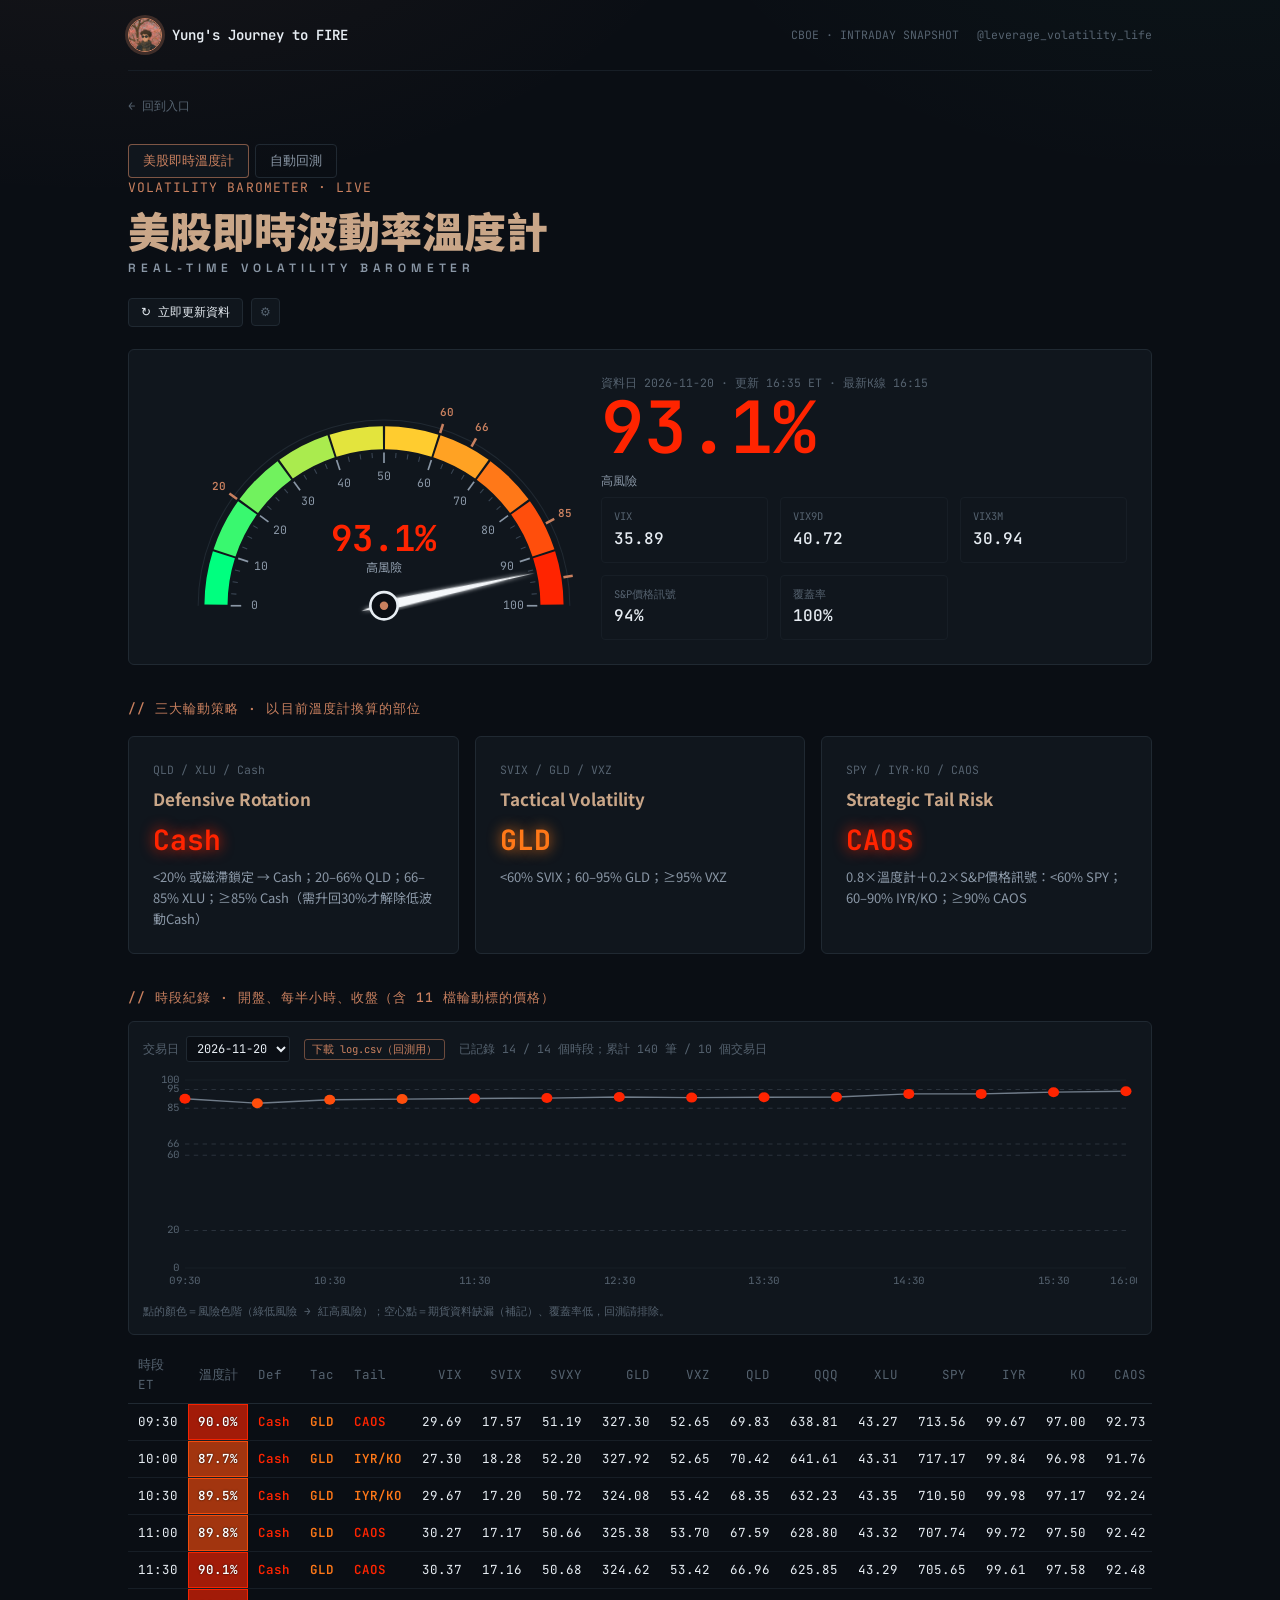
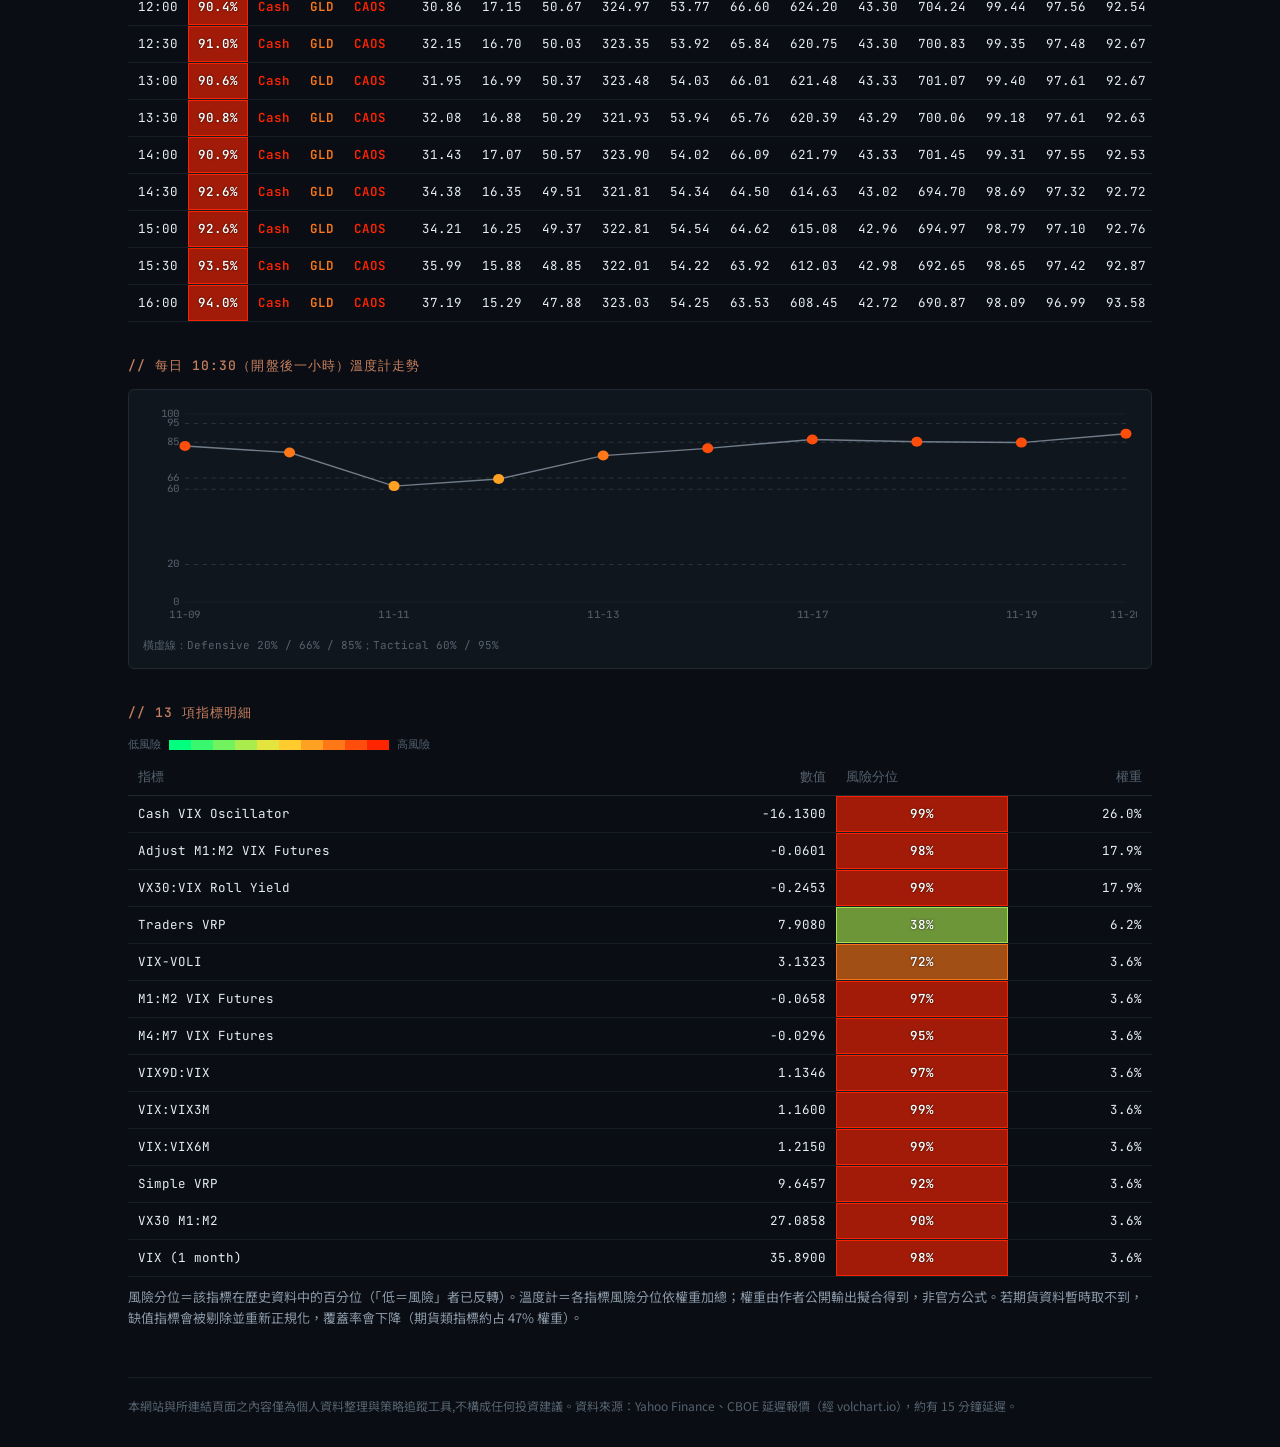
<file: index.html>
<!doctype html>
<html lang="zh-Hant"><head><meta charset="utf-8"><meta name="viewport" content="width=device-width,initial-scale=1">
<title>美股即時波動率溫度計 | Yung's Journey to FIRE</title>
<link rel="preconnect" href="https://fonts.googleapis.com"><link rel="preconnect" href="https://fonts.gstatic.com" crossorigin>
<link href="https://fonts.googleapis.com/css2?family=Space+Grotesk:wght@400;500;600;700&family=Noto+Sans+TC:wght@400;500;700;900&family=JetBrains+Mono:wght@400;500;600&display=swap" rel="stylesheet">
<link rel="stylesheet" href="assets/site.css?v=202611100823">
<style>
.gauge-card{display:grid;grid-template-columns:minmax(260px,420px) 1fr;gap:28px;align-items:center;margin-top:22px}
.gauge-card:hover,.card.st:hover{transform:none}
.big{font-family:var(--mono);font-size:clamp(44px,9vw,72px);font-weight:600;line-height:1}
.state{font-family:var(--mono);font-size:12px;color:var(--text-secondary);margin-top:8px}
.kv{display:grid;grid-template-columns:repeat(auto-fit,minmax(130px,1fr));gap:12px;margin-top:6px}
.kv div{border:1px solid var(--border-soft);border-radius:4px;padding:10px 12px}
.kv small{display:block;font-family:var(--mono);font-size:10.5px;color:var(--text-tertiary)}.kv b{font-family:var(--mono);font-size:16px;font-weight:500}
.grid3{display:grid;grid-template-columns:repeat(3,1fr);gap:16px;margin-top:16px}
.pos{font-family:var(--mono);font-size:28px;font-weight:700;text-shadow:0 0 14px currentColor;margin:4px 0}
.desc{color:var(--text-secondary);font-size:13px}
h3.sec{font-family:var(--mono);font-size:13px;color:var(--accent);letter-spacing:.08em;margin:34px 0 12px;font-weight:500}
table{width:100%;border-collapse:collapse;font-family:var(--mono);font-size:12.5px}
th{color:var(--text-tertiary);font-weight:400;text-align:left;padding:8px 10px;border-bottom:1px solid var(--border)}
td{padding:8px 10px;border-bottom:1px solid var(--border-soft)}tr:hover td{background:var(--bg-panel-hover)}
.bar{height:6px;background:var(--border-soft);border-radius:3px;min-width:90px;position:relative}.bar i{position:absolute;left:0;top:0;bottom:0;border-radius:3px;background:var(--accent)}
.num{text-align:right}.na{color:var(--text-tertiary)}
.warn{font-family:var(--mono);font-size:11.5px;color:var(--amber);background:var(--amber-dim);border-radius:4px;padding:8px 12px;margin-top:14px;display:none}
.scroll{overflow-x:auto}.chart{width:100%;height:220px}
.legend{font-family:var(--mono);font-size:11px;color:var(--text-tertiary);margin-top:6px}
@media(max-width:900px){.gauge-card{grid-template-columns:1fr}.grid3{grid-template-columns:1fr}}
.toolbar{display:flex;gap:14px;align-items:center;flex-wrap:wrap;margin-bottom:8px}
select{background:var(--bg);color:var(--text-primary);border:1px solid var(--border);border-radius:3px;font-family:var(--mono);font-size:12px;padding:3px 6px}
.dl{color:var(--accent);border-color:rgba(var(--accent-rgb),.5)}.dl:hover{background:var(--bg-panel-hover)}
td.rk{color:#fff;text-shadow:0 0 2px rgba(0,0,0,.85);text-align:center;font-weight:600}
.scale{display:flex;align-items:center;gap:8px;font-family:var(--mono);font-size:10.5px;color:var(--text-tertiary);margin:6px 0}.scale span{display:flex}.scale b{width:22px;height:10px;display:block}
.slotrow-late td{opacity:.55}
</style></head><body>
<div class="wrap">
<header class="site"><a class="brand" href="https://leveragevolatilitylife.github.io/"><img src="assets/avatar.jpg" alt="" onerror="this.style.display='none'"><span>Yung's Journey to FIRE</span></a>
<div class="hr"><span class="meta-date">CBOE · INTRADAY SNAPSHOT</span><a class="handle" href="https://www.instagram.com/leverage_volatility_life/">@leverage_volatility_life</a></div></header>
<a class="crumb" href="https://leveragevolatilitylife.github.io/">← 回到入口</a>
<nav class="tabs"><a class="on" href="index.html">美股即時溫度計</a><a href="backtest.html">自動回測</a></nav>
<div class="eyebrow">VOLATILITY BAROMETER · LIVE</div>
<h1>美股即時波動率溫度計</h1><div class="sub">Real-time Volatility Barometer</div>

<div style="margin-top:18px" id="updmount"></div>
<section class="card gauge-card" aria-live="polite">
 <div><svg id="gauge" viewBox="0 0 400 235" width="100%" role="img" aria-label="波動率溫度計"></svg></div>
 <div>
  <div class="tick" id="asof">載入中…</div>
  <div class="big" id="val">--</div><div class="state" id="zone"></div>
  <div class="kv" id="kv"></div>
  <div class="warn" id="warn"></div>
 </div>
</section>

<h3 class="sec">// 三大輪動策略 · 以目前溫度計換算的部位</h3>
<div class="grid3" id="strats"></div>

<h3 class="sec">// 時段紀錄 · 開盤、每半小時、收盤（含 11 檔輪動標的價格）</h3>
<div class="card" style="padding:14px"><div class="toolbar"><label class="tick">交易日 <select id="daysel"></select></label><a class="tag dl" href="data/log.csv" download>下載 log.csv（回測用）</a><span class="tick" id="logmeta"></span></div>
<svg id="intra" class="chart" viewBox="0 0 900 220" preserveAspectRatio="none"></svg><div class="legend">點的顏色＝風險色階（綠低風險 → 紅高風險）；空心點＝期貨資料缺漏（補記）、覆蓋率低，回測請排除。</div></div>
<div class="scroll" style="margin-top:12px"><table id="snaps"></table></div>
<h3 class="sec">// 每日 10:30（開盤後一小時）溫度計走勢</h3>
<div class="card" style="padding:14px"><svg id="hist" class="chart" viewBox="0 0 900 220" preserveAspectRatio="none"></svg><div class="legend">橫虛線：Defensive 20% / 66% / 85%；Tactical 60% / 95%</div></div>
<h3 class="sec">// 13 項指標明細</h3>
<div class="scale"><span>低風險</span><span id="scale"></span><span>高風險</span></div>
<div class="scroll"><table id="mt"></table></div>
<p class="desc" style="margin-top:10px">風險分位＝該指標在歷史資料中的百分位（「低＝風險」者已反轉）。溫度計＝各指標風險分位依權重加總；權重由作者公開輸出擬合得到，非官方公式。若期貨資料暫時取不到，缺值指標會被剔除並重新正規化，覆蓋率會下降（期貨類指標約占 47% 權重）。</p>
<footer class="site">本網站與所連結頁面之內容僅為個人資料整理與策略追蹤工具,不構成任何投資建議。資料來源：Yahoo Finance、CBOE 延遲報價（經 volchart.io），約有 15 分鐘延遲。</footer>
</div>
<script src="assets/common.js?v=202611100823"></script><script src="assets/app.js?v=202611100823"></script></body></html>
</file>
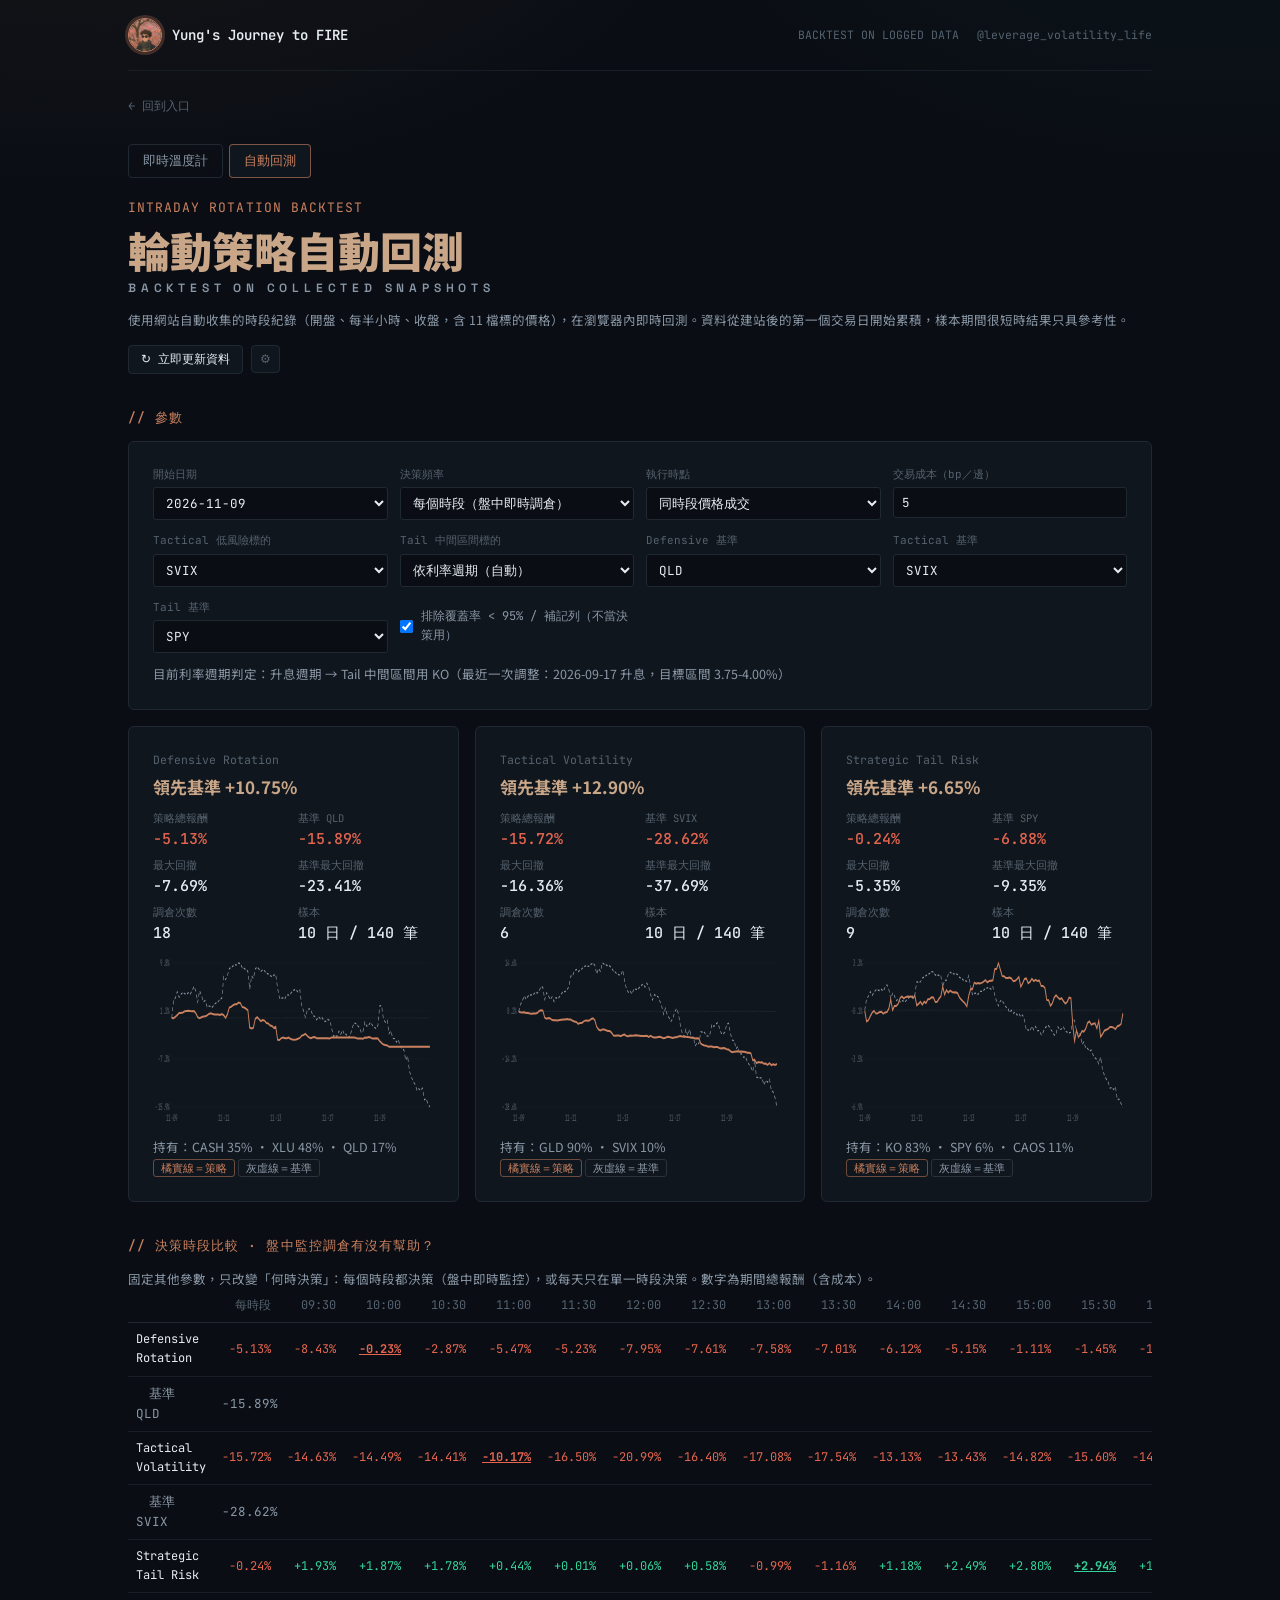
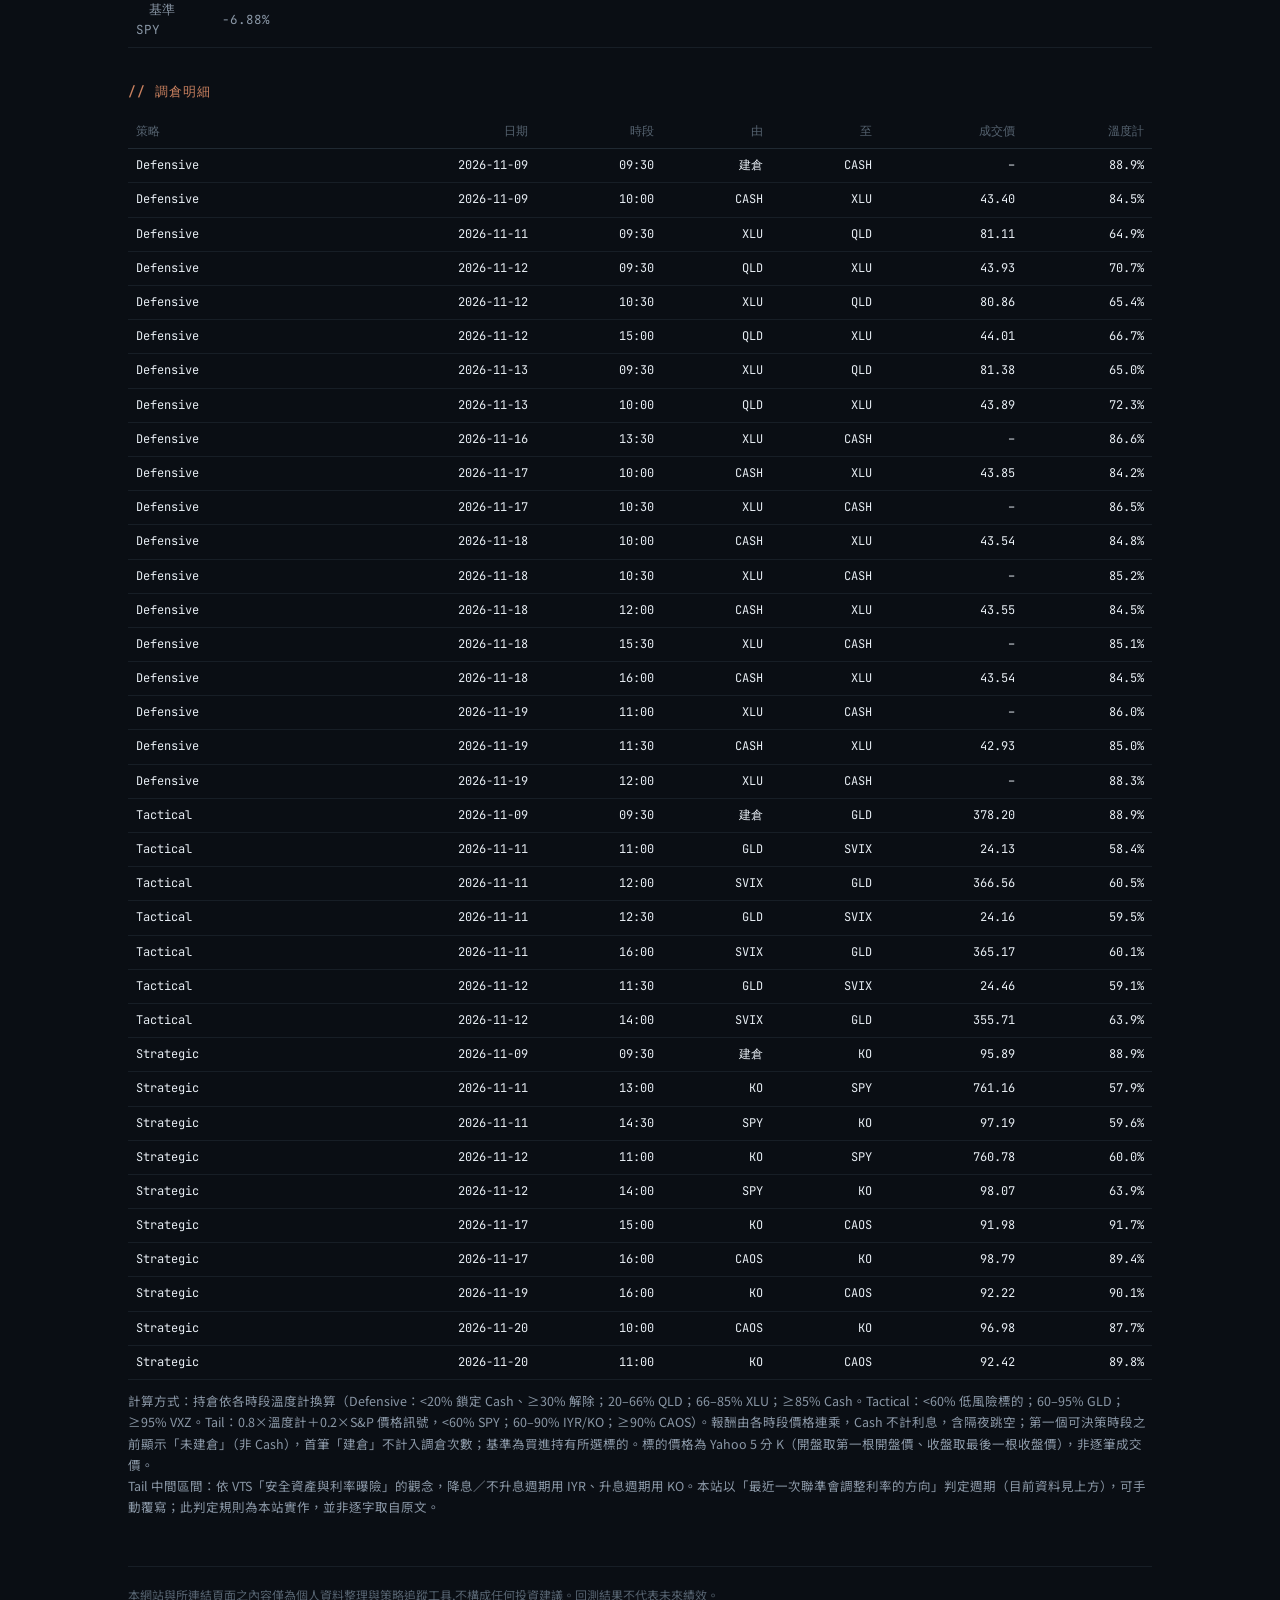
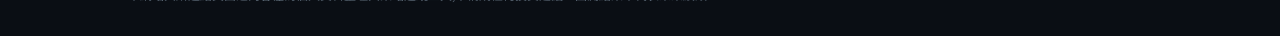
<file: backtest.html>
<!doctype html>
<html lang="zh-Hant"><head><meta charset="utf-8"><meta name="viewport" content="width=device-width,initial-scale=1">
<title>自動回測 | 波動率溫度計 | Yung's Journey to FIRE</title>
<link rel="preconnect" href="https://fonts.googleapis.com"><link rel="preconnect" href="https://fonts.gstatic.com" crossorigin>
<link href="https://fonts.googleapis.com/css2?family=Space+Grotesk:wght@400;500;600;700&family=Noto+Sans+TC:wght@400;500;700;900&family=JetBrains+Mono:wght@400;500;600&display=swap" rel="stylesheet">
<link rel="stylesheet" href="assets/site.css?v=202611100823">
<style>
.ctl{display:grid;grid-template-columns:repeat(auto-fit,minmax(190px,1fr));gap:12px}
.ctl label{display:flex;flex-direction:column;gap:4px;font-family:var(--mono);font-size:11px;color:var(--text-tertiary)}
select,input[type=date],input[type=number]{background:var(--bg);color:var(--text-primary);border:1px solid var(--border);border-radius:3px;font-family:var(--mono);font-size:12.5px;padding:6px 8px}
.chk{flex-direction:row!important;align-items:center;gap:8px!important;font-size:12px!important;color:var(--text-secondary)!important}
.grid3{display:grid;grid-template-columns:repeat(3,1fr);gap:16px;margin-top:16px}.card:hover{transform:none}
.stat{display:grid;grid-template-columns:1fr 1fr;gap:6px 10px;font-family:var(--mono);font-size:12px;margin:10px 0}.stat small{color:var(--text-tertiary);display:block;font-size:10.5px}.stat b{font-weight:500;font-size:15px}
.up{color:#34d399}.dn{color:#e5654f}.chart{width:100%;height:170px}
h3.sec{font-family:var(--mono);font-size:13px;color:var(--accent);letter-spacing:.08em;margin:34px 0 12px;font-weight:500}
table{width:100%;border-collapse:collapse;font-family:var(--mono);font-size:12px}th{color:var(--text-tertiary);font-weight:400;text-align:right;padding:7px 8px;border-bottom:1px solid var(--border)}th:first-child,td:first-child{text-align:left}
td{padding:7px 8px;border-bottom:1px solid var(--border-soft);text-align:right}tr:hover td{background:var(--bg-panel-hover)}.scroll{overflow-x:auto}
.note{font-size:12.5px;color:var(--text-secondary);margin-top:10px;line-height:1.7}.warn{font-family:var(--mono);font-size:11.5px;color:var(--amber);background:var(--amber-dim);border-radius:4px;padding:8px 12px;margin-top:12px}
.desc{color:var(--text-secondary);font-size:12.5px}.pill{font-family:var(--mono);font-size:10.5px;color:var(--accent);border:1px solid rgba(var(--accent-rgb),.5);border-radius:3px;padding:1px 7px}
@media(max-width:900px){.grid3{grid-template-columns:1fr}}
</style></head><body><div class="wrap">
<header class="site"><a class="brand" href="https://leveragevolatilitylife.github.io/"><img src="assets/avatar.jpg" alt="" onerror="this.style.display='none'"><span>Yung's Journey to FIRE</span></a>
<div class="hr"><span class="meta-date">BACKTEST ON LOGGED DATA</span><a class="handle" href="https://www.instagram.com/leverage_volatility_life/">@leverage_volatility_life</a></div></header>
<a class="crumb" href="https://leveragevolatilitylife.github.io/">← 回到入口</a>
<nav class="tabs"><a href="index.html">即時溫度計</a><a class="on" href="backtest.html">自動回測</a></nav>
<div class="eyebrow" style="margin-top:20px">INTRADAY ROTATION BACKTEST</div>
<h1>輪動策略自動回測</h1><div class="sub">Backtest on collected snapshots</div>
<p class="note">使用網站自動收集的時段紀錄（開盤、每半小時、收盤，含 11 檔標的價格），在瀏覽器內即時回測。資料從建站後的第一個交易日開始累積，樣本期間很短時結果只具參考性。</p>
<div style="margin-top:14px" id="updmount"></div>

<h3 class="sec">// 參數</h3>
<div class="card"><div class="ctl">
 <label>開始日期<select id="start"></select></label>
 <label>決策頻率<select id="freq"></select></label>
 <label>執行時點<select id="delay"><option value="same">同時段價格成交</option><option value="next">延後一個時段成交</option></select></label>
 <label>交易成本（bp／邊）<input type="number" id="cost" value="5" min="0" step="1"></label>
 <label>Tactical 低風險標的<select id="tacLow"><option>SVIX</option><option>SVXY</option></select></label>
 <label>Tail 中間區間標的<select id="regime"><option value="auto">依利率週期（自動）</option><option value="cut">固定 IYR（降息週期）</option><option value="hike">固定 KO（升息週期）</option></select></label>
 <label>Defensive 基準<select id="b_defensive"></select></label>
 <label>Tactical 基準<select id="b_tactical"></select></label>
 <label>Tail 基準<select id="b_tail"></select></label>
 <label class="chk"><input type="checkbox" id="mincov" checked> 排除覆蓋率 &lt; 95% / 補記列（不當決策用）</label>
</div><div class="note" id="cyc"></div></div>

<div id="msg"></div>
<div class="grid3" id="res"></div>

<h3 class="sec">// 決策時段比較 · 盤中監控調倉有沒有幫助？</h3>
<p class="desc">固定其他參數，只改變「何時決策」：每個時段都決策（盤中即時監控），或每天只在單一時段決策。數字為期間總報酬（含成本）。</p>
<div class="scroll"><table id="cmp"></table></div>

<h3 class="sec">// 調倉明細</h3>
<div class="scroll"><table id="trades"></table></div>
<p class="note">計算方式：持倉依各時段溫度計換算（Defensive：&lt;20% 鎖定 Cash、≥30% 解除；20–66% QLD；66–85% XLU；≥85% Cash。Tactical：&lt;60% 低風險標的；60–95% GLD；≥95% VXZ。Tail：0.8×溫度計＋0.2×S&amp;P 價格訊號，&lt;60% SPY；60–90% IYR/KO；≥90% CAOS）。報酬由各時段價格連乘，Cash 不計利息，含隔夜跳空；第一個可決策時段之前顯示「未建倉」（非 Cash），首筆「建倉」不計入調倉次數；基準為買進持有所選標的。標的價格為 Yahoo 5 分 K（開盤取第一根開盤價、收盤取最後一根收盤價），非逐筆成交價。<br>Tail 中間區間：依 VTS「安全資產與利率曝險」的觀念，降息／不升息週期用 IYR、升息週期用 KO。本站以「最近一次聯準會調整利率的方向」判定週期（目前資料見上方），可手動覆寫；此判定規則為本站實作，並非逐字取自原文。</p>
<footer class="site">本網站與所連結頁面之內容僅為個人資料整理與策略追蹤工具,不構成任何投資建議。回測結果不代表未來績效。</footer>
</div>
<script src="assets/common.js?v=202611100823"></script><script src="assets/engine.js?v=202611172320"></script><script src="assets/backtest.js?v=202611100823"></script></body></html>
</file>
<file: assets/site.css>
:root{--bg:#0a0e14;--bg-panel:#10161d;--bg-panel-hover:#131b23;--border:#202932;--border-soft:#171e26;
--text-primary:#e7edf3;--text-secondary:#8a97a6;--text-tertiary:#55626f;--heading:#c9a688;
--accent:#c9805f;--accent-rgb:201,128,95;--green:#34d399;--green-dim:#16352a;--amber:#fbbf24;--amber-dim:#3a2f14;--red:#e5654f;
--mono:'JetBrains Mono',monospace;--sans:'Noto Sans TC',sans-serif;--grot:'Space Grotesk',sans-serif}
*{box-sizing:border-box;margin:0;padding:0}
body{background:var(--bg);color:var(--text-primary);font-family:var(--sans);line-height:1.6;min-height:100vh;
background-image:radial-gradient(900px 500px at 8% -5%,rgba(var(--accent-rgb),.07),transparent 70%),radial-gradient(800px 480px at 95% -5%,rgba(52,211,153,.04),transparent 70%);background-repeat:no-repeat}
a{color:inherit;text-decoration:none}
.wrap{max-width:1080px;margin:0 auto;padding:0 28px}
header.site{display:flex;justify-content:space-between;align-items:center;gap:12px;padding:18px 0;border-bottom:1px solid var(--border-soft)}
.brand{display:flex;align-items:center;gap:10px;font-family:var(--mono);font-size:14px;font-weight:600}
.brand img{width:34px;height:34px;border-radius:50%;border:1px solid var(--accent);box-shadow:0 0 0 3px rgba(var(--accent-rgb),.25);object-fit:cover}
.hr{display:flex;align-items:center;gap:18px;font-family:var(--mono);font-size:11.5px;color:var(--text-tertiary)}
.hr a:hover{color:var(--accent)}
.crumb{display:inline-block;margin:26px 0 6px;font-family:var(--mono);font-size:12px;color:var(--text-tertiary)}.crumb:hover{color:var(--accent)}
.eyebrow{font-family:var(--mono);font-size:13px;color:var(--accent);letter-spacing:.08em}
h1{font-weight:900;color:var(--heading);font-size:clamp(26px,4.5vw,42px);line-height:1.2;margin:6px 0 4px}
.sub{font-family:var(--grot);font-weight:600;letter-spacing:.4em;font-size:12px;color:var(--text-secondary);text-transform:uppercase}
.card{background:var(--bg-panel);border:1px solid var(--border);border-radius:6px;padding:24px;transition:.2s}
.card:hover{transform:translateY(-2px);border-color:rgba(var(--accent-rgb),.6)}
.card h2{font-size:17px;color:var(--heading);margin:6px 0}
.tick{font-family:var(--mono);font-size:11.5px;color:var(--text-tertiary)}
.tag{font-family:var(--mono);font-size:10.5px;color:var(--text-tertiary);border:1px solid var(--border);border-radius:3px;padding:1px 7px}
.status{font-family:var(--mono);font-size:10.5px;border-radius:3px;padding:2px 8px}
.live{background:var(--green-dim);color:var(--green)}.pend{background:var(--amber-dim);color:var(--amber)}
footer.site{margin:48px 0 32px;padding-top:18px;border-top:1px solid var(--border-soft);font-size:12px;color:var(--text-tertiary)}
@media(max-width:560px){.meta-date{display:none}}@media(max-width:380px){.handle{display:none}}
.btn{font-family:var(--mono);font-size:12px;color:var(--text-primary);background:var(--bg-panel);border:1px solid var(--border);border-radius:4px;padding:5px 12px;cursor:pointer}
.btn:hover{border-color:var(--accent);color:var(--accent)}.btn.ghost{padding:5px 8px;margin-left:4px;color:var(--text-tertiary)}
.upd{display:inline-flex;align-items:center;gap:4px}.upd-msg{font-family:var(--mono);font-size:11px;margin-left:8px;color:var(--text-secondary)}
nav.tabs{display:flex;gap:6px;margin:22px 0 0}nav.tabs a{font-family:var(--mono);font-size:12.5px;padding:6px 14px;border:1px solid var(--border);border-radius:4px;color:var(--text-secondary)}
nav.tabs a.on{color:var(--accent);border-color:rgba(var(--accent-rgb),.6);background:var(--bg-panel)}nav.tabs a:hover{color:var(--accent)}
</file>
